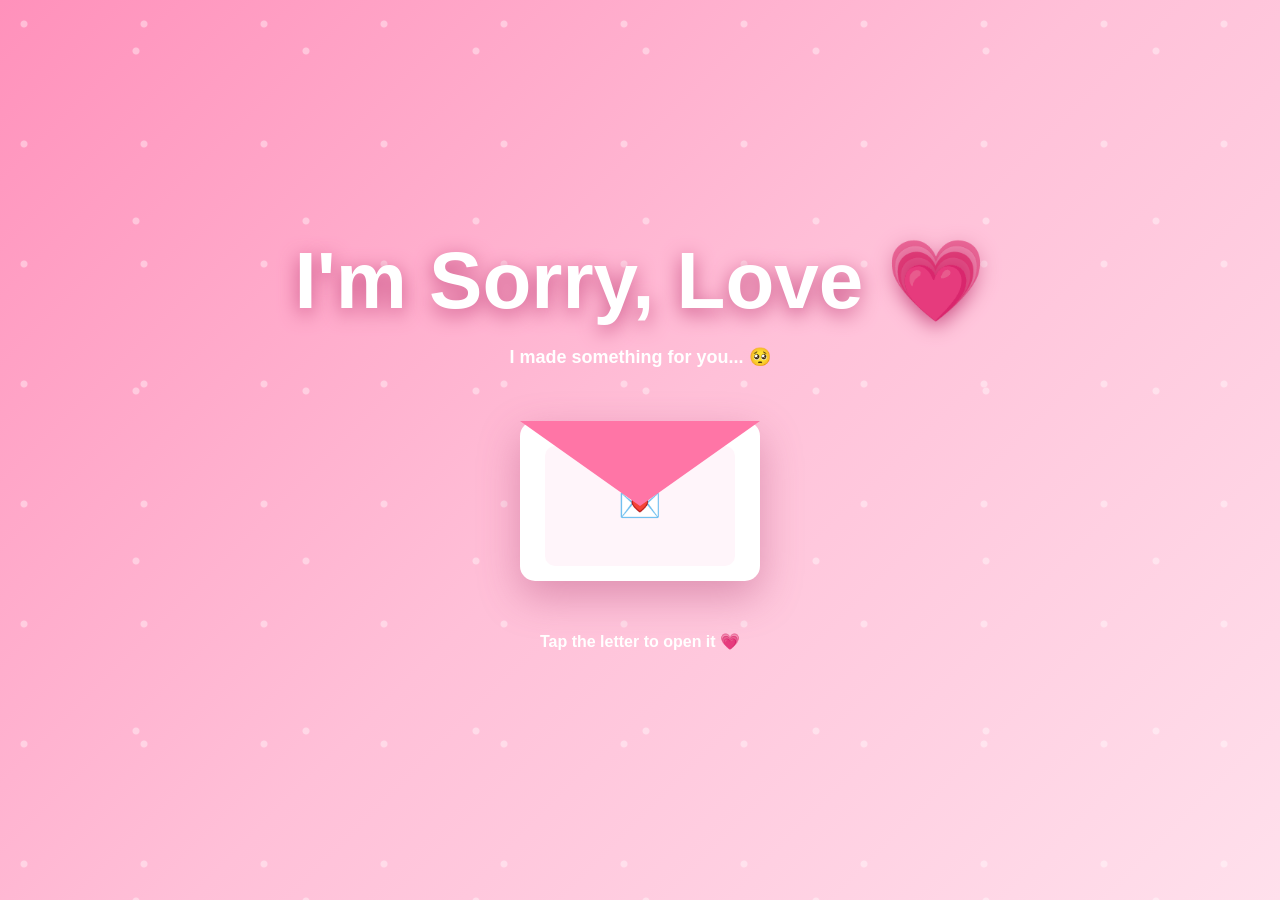
<file: index.html>
<!DOCTYPE html>
<html lang="en">
<head>
    <meta charset="UTF-8">
    <meta name="viewport" content="width=device-width, initial-scale=1.0">

    <title>For My Love 💗</title>

    <link rel="stylesheet" href="style.css">
</head>

<body>

    <!-- Floating hearts -->
    <div id="hearts"></div>

    <!-- ================= OPENING ================= -->

    <section id="opening" class="page">

        <h1>I'm Sorry, Love 💗</h1>

        <p class="subtitle">
            I made something for you... 🥺
        </p>

        <div id="envelope" class="envelope">

            <div class="flap"></div>

            <div class="letter-inside">
                💌
            </div>

        </div>

        <p class="tap-text">
            Tap the letter to open it 💗
        </p>

    </section>


    <!-- ================= LETTER ================= -->

    <section id="letter-page" class="page hidden">

        <div class="letter-card">

            <h2>My Letter For You 💕</h2>

            <p class="message">

Love,

I'm really sorry. :((

I know I've been busy with the app I've been making, and sometimes I get so focused on it that I forget that I also need to give time to the person who means so much to me.

I never wanted you to feel ignored or unimportant.

I'm sorry if I made you feel that way.

You deserve my time, my attention, and my effort too.

I know saying sorry doesn't instantly fix everything, but I really want you to know that I mean it.

I'll try harder to balance the things I'm doing with the time I spend with you.

Because you are important to me. 

I'm really, really sorry, love. 🥺

            </p>

            <button id="continue-btn">
                One more thing... 🥺
            </button>

        </div>

    </section>


    <!-- ================= FORGIVE ================= -->

    <section id="forgive-page" class="page hidden">

        <div class="choice-card">

            <h1>Will you forgive me? 🥺</h1>

            <div class="buttons">

                <button id="yes-btn" class="yes-btn">
                    YES 💗
                </button>

                <button id="no-btn" class="no-btn">
                    NO 😭
                </button>

            </div>

        </div>

    </section>


<!-- ================= NOM2 NAKO ================= -->

<section id="nom2-page" class="page hidden">

    <div class="choice-card">

        <div class="big-heart">
            💗
        </div>

        <h1>nom2 ko unya evening🥺</h1>

        <div class="buttons">

            <button id="nom2-yes-btn" class="yes-btn">
                YES 💗
            </button>

            <button id="nom2-no-btn" class="no-btn">
                NO 😭
            </button>

        </div>

    </div>

</section>


<!-- ================= FINAL ================= -->

<section id="final-page" class="page hidden">

    <div class="final-card">

        <div class="big-heart">
            💗
        </div>

        <h1>Thank you, love! 🥺💗</h1>

        <p>
            I LOVE YOUW:((. ❤️
        </p>

    </div>

</section>

    <script src="script.js"></script>

</body>
</html>
</file>
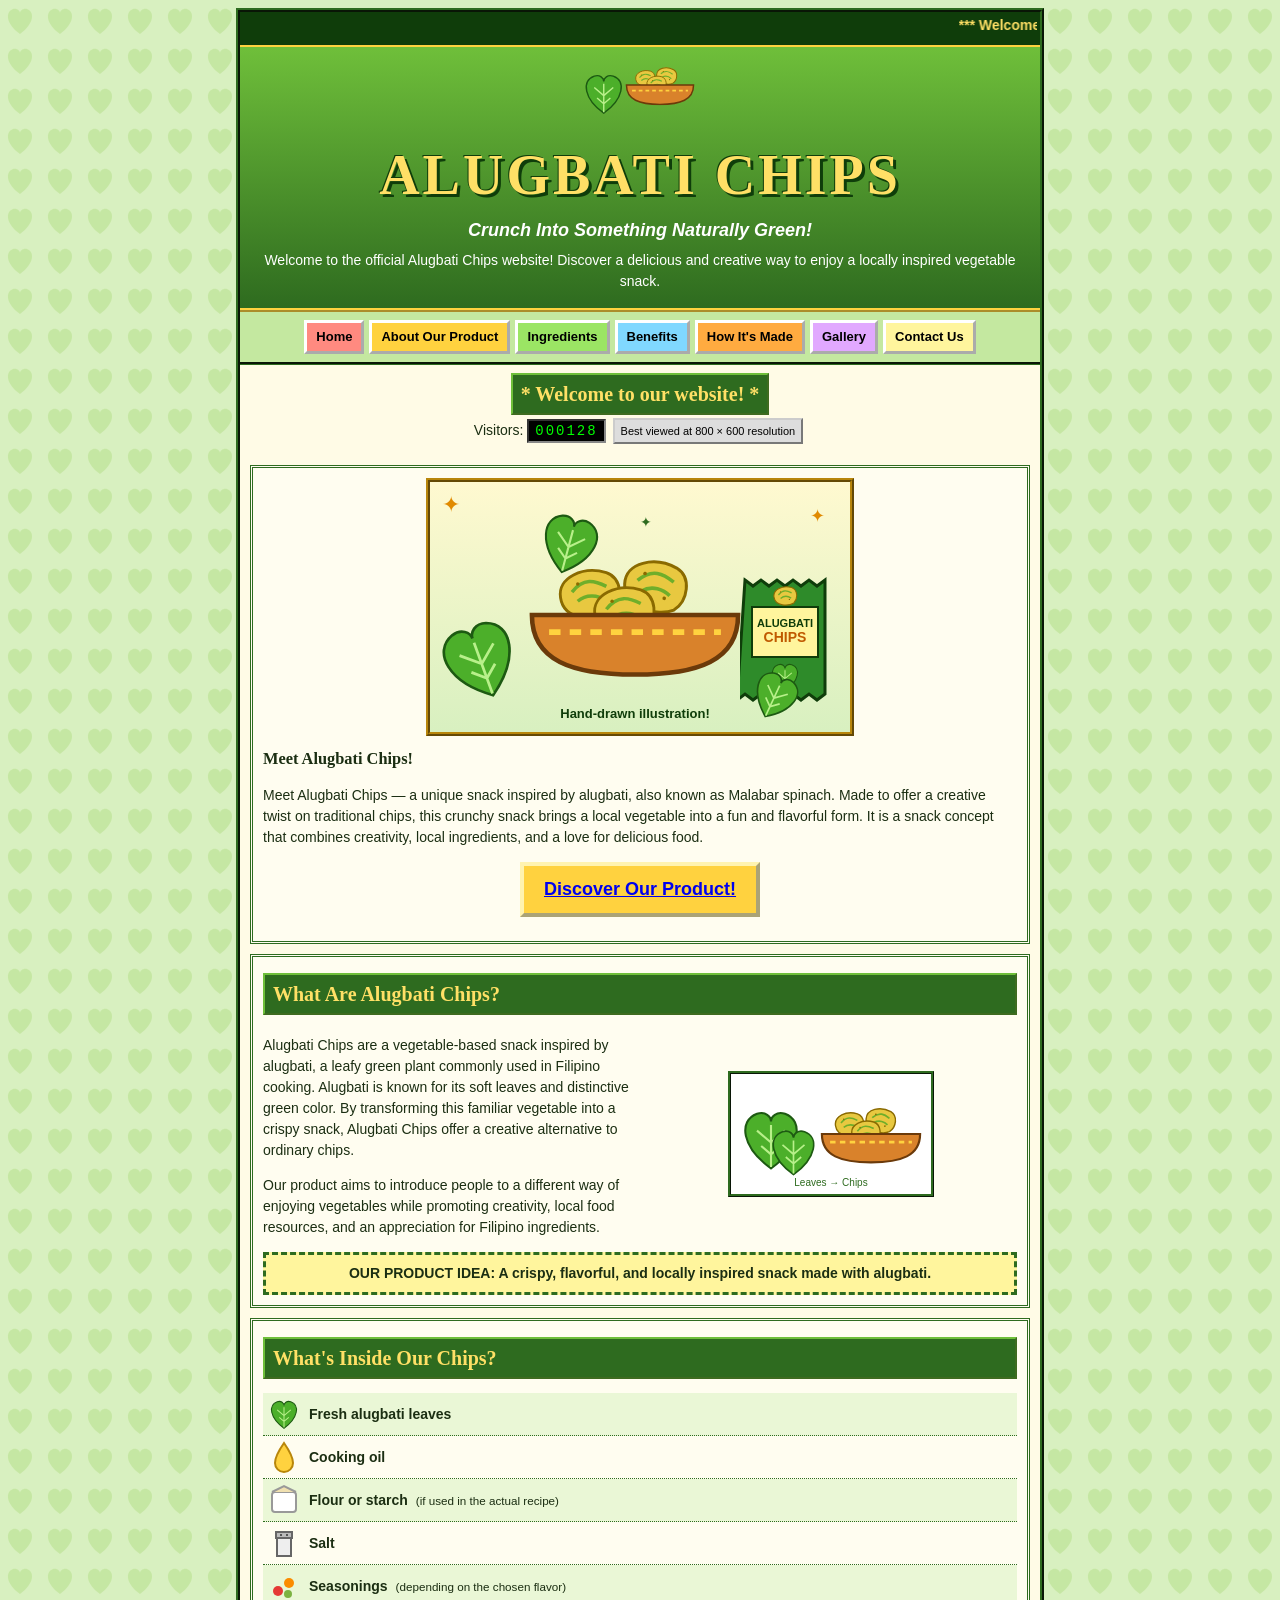
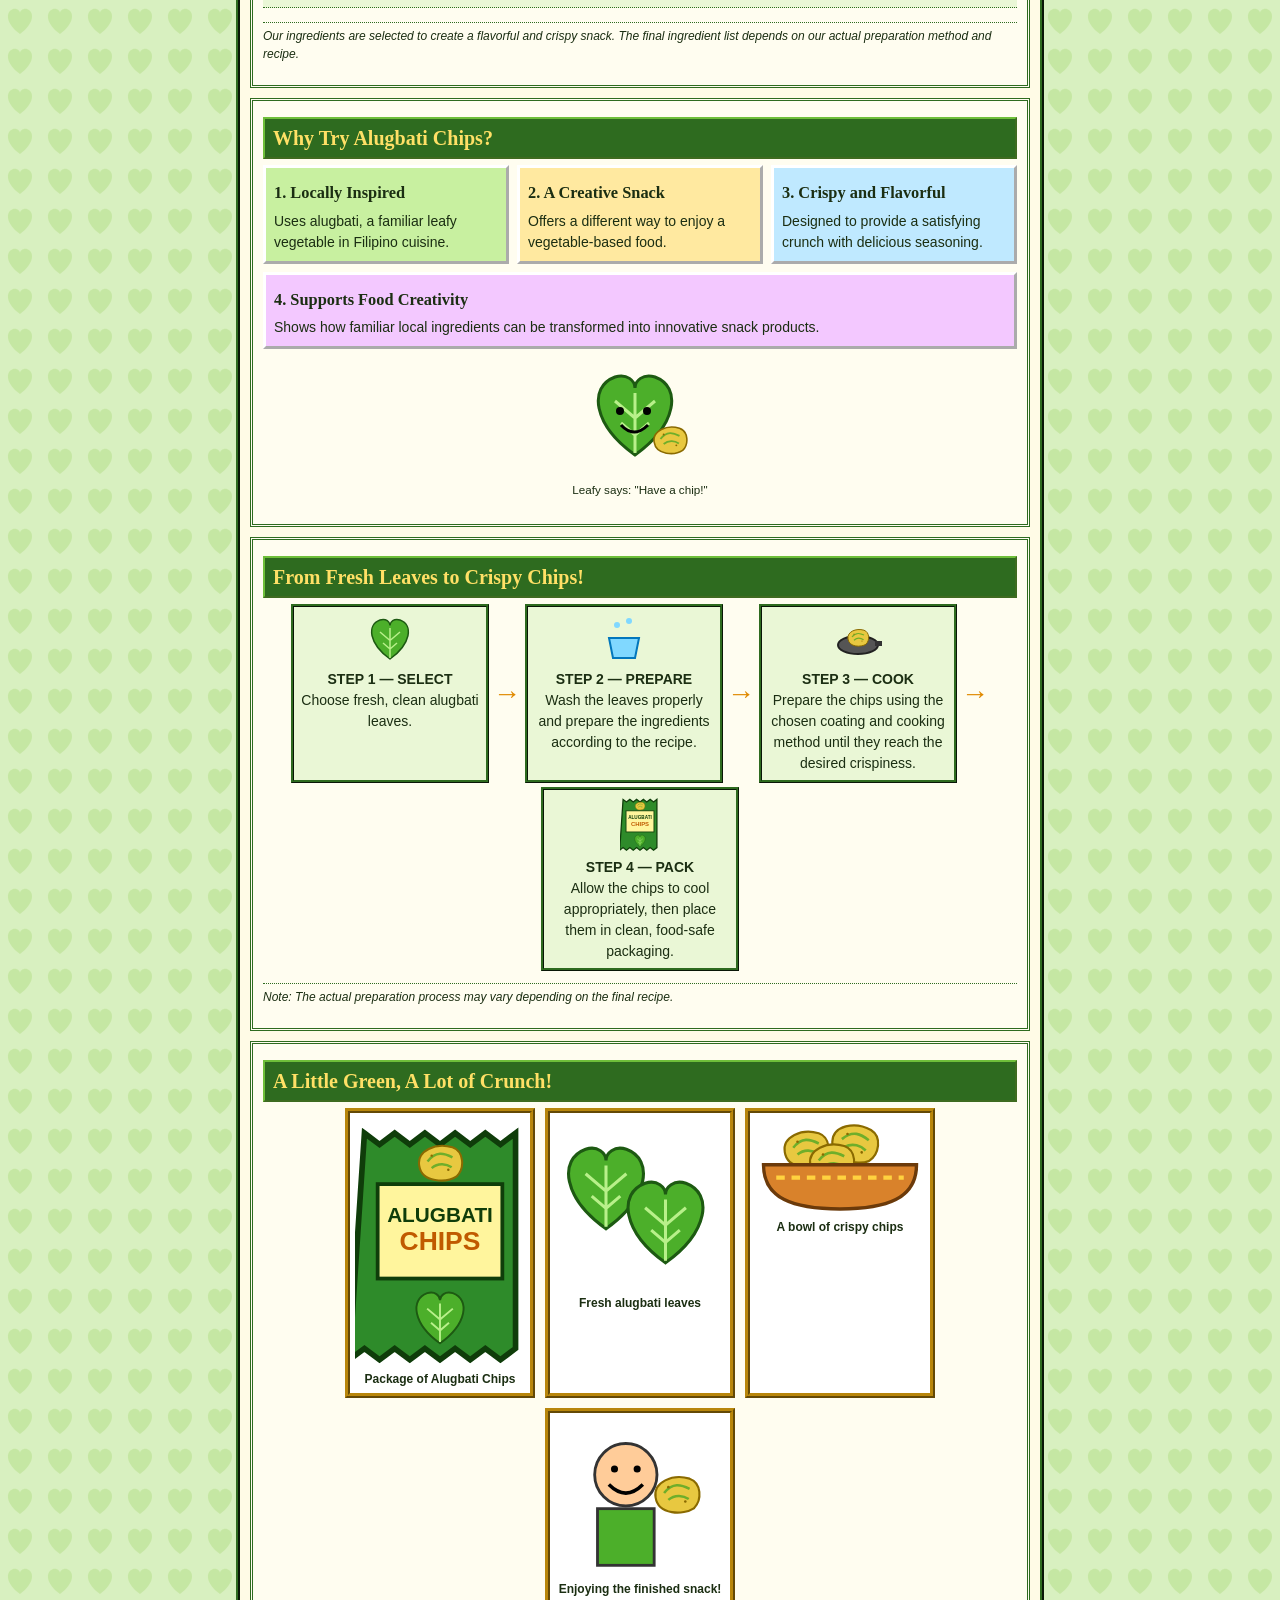
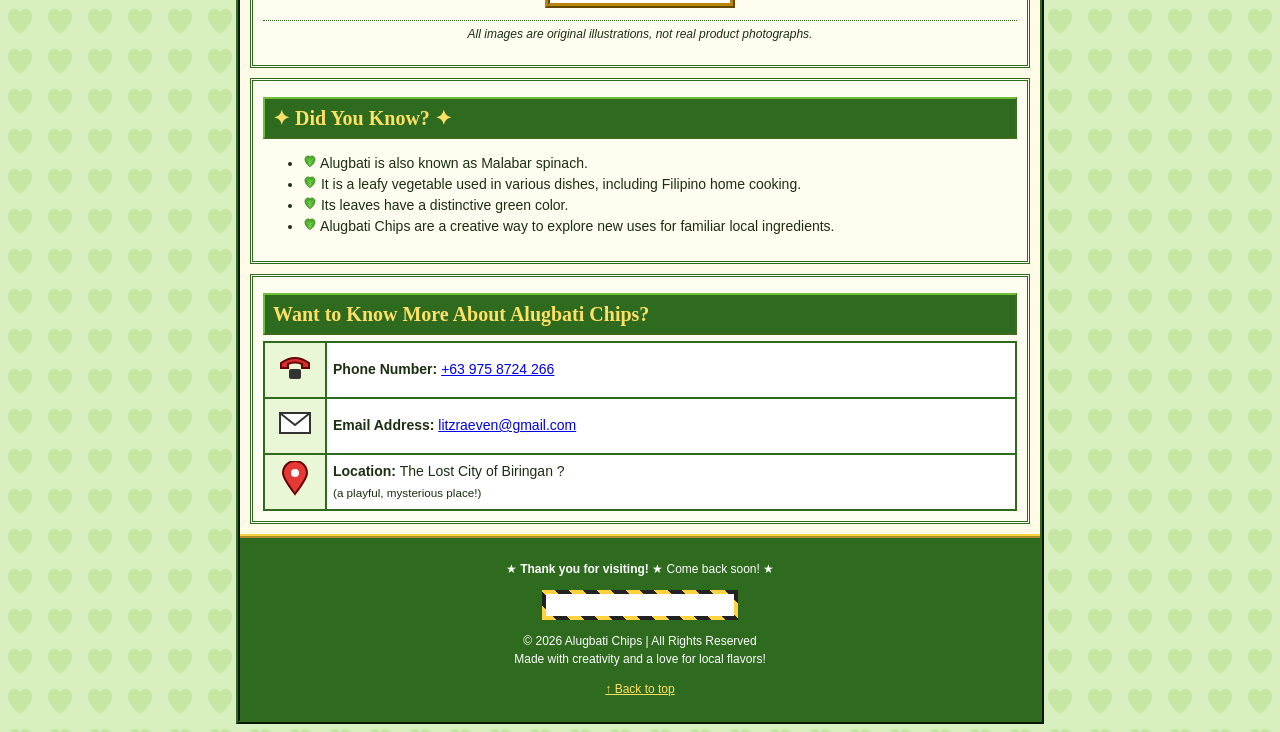
<file: Alugbati Chips - Web 1.0 Website.html>
<!DOCTYPE html>
<html lang="en">
<head>
<meta charset="utf-8">
<meta name="viewport" content="width=device-width, initial-scale=1">
<title>Alugbati Chips - Official Website</title>
<style>
body{margin:0;padding:8px;font-family:Verdana,Arial,sans-serif;font-size:14px;line-height:1.5;color:#1b2e12;
background-color:#d8f0c0;background-image:url("data:image/svg+xml,%3Csvg xmlns='http://www.w3.org/2000/svg' width='40' height='40'%3E%3Cpath d='M20 34C6 24 5 12 13 9c4-1 7 2 7 4 0-2 3-5 7-4 8 3 7 15-7 25z' fill='%23b6e08a' opacity='.55'/%3E%3C/svg%3E")}
a{color:#0000ee;text-decoration:underline}a:visited{color:#551a8b}
#wrap{max-width:800px;margin:0 auto;background:#fffbe6;border:4px ridge #2e6b1f}
.box{border:3px double #2e6b1f;margin:10px;padding:10px;background:#fffdf0}
h1,h2,h3{font-family:"Times New Roman",serif;margin:.3em 0}
h2{background:#2e6b1f;color:#ffe066;padding:4px 8px;border:2px outset #6fbf3a;font-size:20px}
header{text-align:center;padding:10px;background:linear-gradient(#6fbf3a,#2e6b1f);border-bottom:4px ridge #ffd23f}
header h1{font-size:clamp(30px,8vw,56px);letter-spacing:3px;color:#ffe066;text-shadow:3px 3px 0 #0f3d0a,-1px -1px 0 #0f3d0a;margin:0}
.tag{color:#fff;font-style:italic;font-size:18px;font-weight:bold}
.mq{background:#0f3d0a;color:#ffe066;font-weight:bold;padding:3px;border-bottom:2px solid #ffd23f}
nav{display:flex;flex-wrap:wrap;justify-content:center;gap:5px;padding:8px;background:#c4e8a0;border-bottom:3px groove #2e6b1f}
nav a{display:inline-block;padding:4px 9px;border:3px outset #fff;font-weight:bold;font-size:13px;text-decoration:none;color:#000}
nav a:nth-child(1){background:#ff8a80}nav a:nth-child(2){background:#ffd23f}nav a:nth-child(3){background:#9be564}
nav a:nth-child(4){background:#80d8ff}nav a:nth-child(5){background:#ffab40}nav a:nth-child(6){background:#e1a8ff}nav a:nth-child(7){background:#fff59d}
nav a:active{border-style:inset}
.row{display:flex;flex-wrap:wrap;gap:10px;align-items:center}.row>*{flex:1 1 220px}
.ctr{text-align:center}
.big{display:inline-block;padding:10px 20px;font-size:18px;font-weight:bold;background:#ffd23f;border:4px outset #fff3b0;color:#0000ee;cursor:pointer}
.big:active{border-style:inset}
.hl{background:#fff59d;border:3px dashed #2e6b1f;padding:8px;font-weight:bold;text-align:center}
.note{font-size:12px;font-style:italic;border-top:1px dotted #2e6b1f;padding-top:4px}
.grid{display:flex;flex-wrap:wrap;gap:8px}.grid>div{flex:1 1 170px;border:3px outset #fff;padding:8px}
.b1{background:#c8f0a0}.b2{background:#ffe9a0}.b3{background:#bfe9ff}.b4{background:#f3c8ff}
ul.ing{list-style:none;padding:0}ul.ing li{display:flex;align-items:center;gap:8px;padding:4px;border-bottom:1px dotted #2e6b1f}
ul.ing li:nth-child(odd){background:#eaf7d6}
.steps{display:flex;flex-wrap:wrap;align-items:stretch;justify-content:center;gap:4px}
.step{flex:1 1 150px;max-width:180px;border:3px ridge #2e6b1f;background:#eaf7d6;padding:6px;text-align:center}
.arr{align-self:center;font-size:28px;font-weight:bold;color:#e08a00}
.gal{display:flex;flex-wrap:wrap;gap:10px;justify-content:center}
.gal figure{margin:0;border:5px ridge #b8860b;background:#fff;padding:5px;width:170px;text-align:center}
.gal figcaption{font-size:12px;font-weight:bold}
.blink{animation:b 1s steps(2,start) infinite}@keyframes b{to{visibility:hidden}}
.bounce{display:inline-block;animation:j 1s steps(3) infinite}@keyframes j{50%{transform:translateY(-6px)}}
.spin{display:inline-block;animation:s 3s steps(8) infinite}@keyframes s{to{transform:rotate(360deg)}}
.counter{font-family:"Courier New",monospace;background:#000;color:#0f0;padding:2px 6px;border:2px inset #888;letter-spacing:2px}
.badge{display:inline-block;border:2px outset #ccc;background:#ddd;font-size:11px;padding:3px 6px;margin:3px;color:#000}
.uc{display:inline-block;background:repeating-linear-gradient(45deg,#ffd23f 0 10px,#222 10px 20px);padding:4px}
.uc span{display:block;background:#fff;padding:2px 8px;font-weight:bold;font-size:12px}
table.c{width:100%;border-collapse:collapse}table.c td{border:2px solid #2e6b1f;padding:6px;background:#fff}
table.c td:first-child{width:48px;text-align:center;background:#eaf7d6}
footer{text-align:center;background:#2e6b1f;color:#fff;padding:10px;border-top:4px ridge #ffd23f;font-size:12px}
footer a{color:#ffe066}
svg{max-width:100%;height:auto}
html{scroll-behavior:smooth;scroll-padding-top:6px}
</style>
</head>
<body>
<svg width="0" height="0" style="position:absolute"><defs>
<symbol id="leaf" viewBox="0 0 100 100"><path d="M50 92C8 62 3 24 30 14c12-4 20 4 20 11 0-7 8-15 20-11 27 10 22 48-20 78z" fill="#4caf2a" stroke="#1d5a12" stroke-width="3"/><path d="M50 90V30M50 55L30 38M50 55L70 38M50 72L36 60M50 72L64 60" stroke="#b8f08a" stroke-width="3" fill="none"/></symbol>
<symbol id="chip" viewBox="0 0 60 50"><path d="M5 30C2 12 25 2 45 8c14 5 15 25 5 35-12 8-42 8-45-13z" fill="#e8c840" stroke="#8a6a00" stroke-width="2.5"/><path d="M15 25C25 12 35 15 45 20M20 33C28 26 38 28 44 32" stroke="#6fae2a" stroke-width="3" fill="none"/><circle cx="20" cy="18" r="1.5" fill="#8a6a00"/><circle cx="40" cy="35" r="1.5" fill="#8a6a00"/></symbol>
<symbol id="bowl" viewBox="0 0 200 110"><use href="#chip" x="30" y="10" width="60" height="50"/><use href="#chip" x="85" y="2" width="65" height="52" transform="rotate(12 117 28)"/><use href="#chip" x="60" y="25" width="60" height="50"/><path d="M10 55h180c0 40-35 52-90 52S10 95 10 55z" fill="#d9822b" stroke="#6b3a0a" stroke-width="4"/><path d="M25 70h150" stroke="#ffd23f" stroke-width="5" stroke-dasharray="10 8"/></symbol>
<symbol id="pack" viewBox="0 0 90 130"><path d="M5 8l8 6 8-6 8 6 8-6 8 6 8-6 8 6 8-6 8 6 8-6v114l-8 6-8-6-8 6-8-6-8 6-8-6-8 6-8-6-8 6-8-6-8 6z" fill="#2e8b2a" stroke="#0f3d0a" stroke-width="3"/><rect x="12" y="35" width="66" height="50" fill="#fff59d" stroke="#0f3d0a" stroke-width="2"/><text x="45" y="55" font-size="11" font-weight="bold" text-anchor="middle" fill="#0f3d0a" font-family="Arial">ALUGBATI</text><text x="45" y="70" font-size="14" font-weight="bold" text-anchor="middle" fill="#c05a00" font-family="Arial">CHIPS</text><use href="#leaf" x="28" y="88" width="34" height="34"/><use href="#chip" x="25" y="12" width="40" height="22"/></symbol>
</defs></svg>

<div id="wrap">
<div class="mq"><marquee scrollamount="4">*** Welcome to our website! *** Crunch into something naturally green! *** Sign our guestbook (coming soon)! ***</marquee></div>
<header id="home">
<svg width="120" height="70" viewBox="0 0 240 110" aria-label="Alugbati Chips logo"><use href="#leaf" x="0" y="10" width="95" height="95"/><use href="#bowl" x="85" y="0" width="150" height="82"/></svg>
<h1>ALUGBATI CHIPS</h1>
<div class="tag">Crunch Into Something Naturally Green!</div>
<p style="color:#fff;margin:6px 0">Welcome to the official Alugbati Chips website! Discover a delicious and creative way to enjoy a locally inspired vegetable snack.</p>
</header>
<nav>
<a href="#home">Home</a><a href="#about">About Our Product</a><a href="#ingredients">Ingredients</a><a href="#benefits">Benefits</a><a href="#made">How It's Made</a><a href="#gallery">Gallery</a><a href="#contact">Contact Us</a>
</nav>

<div class="ctr" style="padding:8px">
<h2 style="display:inline-block;margin:0"><span class="blink">*</span> Welcome to our website! <span class="blink">*</span></h2><br>
Visitors: <span class="counter">000128</span>
<span class="badge">Best viewed at 800 &times; 600 resolution</span>
</div>

<div class="box">
<div class="ctr">
<svg width="420" viewBox="0 0 420 250" style="border:4px ridge #b8860b;background:linear-gradient(#fff9d0,#d8f0c0)" aria-label="Illustration: bowl of alugbati chips, fresh leaves and a package">
<g transform="rotate(-20 60 190)"><use href="#leaf" x="10" y="130" width="90" height="90"/></g>
<g transform="rotate(15 150 80)"><use href="#leaf" x="100" y="30" width="70" height="70"/></g>
<use href="#bowl" x="90" y="70" width="230" height="126"/>
<use href="#pack" x="310" y="90" width="90" height="130"/>
<g transform="rotate(25 355 210)"><use href="#leaf" x="320" y="190" width="55" height="55"/></g>
<text x="12" y="30" font-size="22" fill="#e08a00">&#10022;</text><text x="380" y="40" font-size="18" fill="#e08a00">&#10022;</text><text x="210" y="45" font-size="14" fill="#2e6b1f">&#10022;</text>
<text x="205" y="236" font-size="13" font-weight="bold" text-anchor="middle" fill="#0f3d0a" font-family="Comic Sans MS,Arial">Hand-drawn illustration!</text>
</svg>
</div>
<h3>Meet Alugbati Chips!</h3>
<p>Meet Alugbati Chips &mdash; a unique snack inspired by alugbati, also known as Malabar spinach. Made to offer a creative twist on traditional chips, this crunchy snack brings a local vegetable into a fun and flavorful form. It is a snack concept that combines creativity, local ingredients, and a love for delicious food.</p>
<p class="ctr"><a class="big" href="#about">Discover Our Product!</a></p>
</div>

<div class="box" id="about">
<h2>What Are Alugbati Chips?</h2>
<div class="row">
<div>
<p>Alugbati Chips are a vegetable-based snack inspired by alugbati, a leafy green plant commonly used in Filipino cooking. Alugbati is known for its soft leaves and distinctive green color. By transforming this familiar vegetable into a crispy snack, Alugbati Chips offer a creative alternative to ordinary chips.</p>
<p>Our product aims to introduce people to a different way of enjoying vegetables while promoting creativity, local food resources, and an appreciation for Filipino ingredients.</p>
</div>
<div class="ctr"><svg width="200" viewBox="0 0 200 120" style="border:3px ridge #2e6b1f;background:#fff"><use href="#leaf" x="5" y="30" width="70" height="70"/><use href="#leaf" x="35" y="50" width="55" height="55"/><use href="#bowl" x="85" y="30" width="110" height="60"/><text x="100" y="112" font-size="10" text-anchor="middle" fill="#2e6b1f">Leaves &rarr; Chips</text></svg></div>
</div>
<div class="hl">OUR PRODUCT IDEA: A crispy, flavorful, and locally inspired snack made with alugbati.</div>
</div>

<div class="box" id="ingredients">
<h2>What's Inside Our Chips?</h2>
<ul class="ing">
<li><svg width="34" height="34"><use href="#leaf" width="34" height="34"/></svg> <b>Fresh alugbati leaves</b></li>
<li><svg width="34" height="34" viewBox="0 0 34 34"><path d="M17 3C10 13 8 18 8 23a9 9 0 0018 0c0-5-2-10-9-20z" fill="#ffd23f" stroke="#b8860b" stroke-width="2"/></svg> <b>Cooking oil</b></li>
<li><svg width="34" height="34" viewBox="0 0 34 34"><rect x="5" y="9" width="24" height="20" rx="3" fill="#fff" stroke="#999" stroke-width="2"/><path d="M5 9l12-6 12 6" fill="#f0e0b0" stroke="#999" stroke-width="2"/></svg> <b>Flour or starch</b> <small>(if used in the actual recipe)</small></li>
<li><svg width="34" height="34" viewBox="0 0 34 34"><rect x="10" y="12" width="14" height="18" fill="#eee" stroke="#666" stroke-width="2"/><rect x="9" y="6" width="16" height="6" fill="#bbb" stroke="#666" stroke-width="2"/><circle cx="14" cy="9" r="1" fill="#333"/><circle cx="20" cy="9" r="1" fill="#333"/></svg> <b>Salt</b></li>
<li><svg width="34" height="34" viewBox="0 0 34 34"><circle cx="11" cy="22" r="5" fill="#e53935"/><circle cx="22" cy="14" r="5" fill="#fb8c00"/><circle cx="21" cy="25" r="4" fill="#7cb342"/></svg> <b>Seasonings</b> <small>(depending on the chosen flavor)</small></li>
</ul>
<p class="note">Our ingredients are selected to create a flavorful and crispy snack. The final ingredient list depends on our actual preparation method and recipe.</p>
</div>

<div class="box" id="benefits">
<h2>Why Try Alugbati Chips?</h2>
<div class="grid">
<div class="b1"><h3>1. Locally Inspired</h3>Uses alugbati, a familiar leafy vegetable in Filipino cuisine.</div>
<div class="b2"><h3>2. A Creative Snack</h3>Offers a different way to enjoy a vegetable-based food.</div>
<div class="b3"><h3>3. Crispy and Flavorful</h3>Designed to provide a satisfying crunch with delicious seasoning.</div>
<div class="b4"><h3>4. Supports Food Creativity</h3>Shows how familiar local ingredients can be transformed into innovative snack products.</div>
</div>
<p class="ctr"><svg width="110" viewBox="0 0 110 110"><use href="#leaf" width="100" height="100"/><circle cx="35" cy="48" r="4" fill="#000"/><circle cx="62" cy="48" r="4" fill="#000"/><path d="M36 62q13 14 27 0" stroke="#000" stroke-width="3" fill="none"/><use href="#chip" x="66" y="60" width="38" height="32"/></svg><br><small>Leafy says: "Have a chip!"</small></p>
</div>

<div class="box" id="made">
<h2>From Fresh Leaves to Crispy Chips!</h2>
<div class="steps">
<div class="step"><svg width="50" height="50"><use href="#leaf" width="50" height="50"/></svg><br><b>STEP 1 &mdash; SELECT</b><br>Choose fresh, clean alugbati leaves.</div>
<div class="arr">&rarr;</div>
<div class="step"><svg width="50" height="50" viewBox="0 0 50 50"><path d="M10 25h30l-4 20H14z" fill="#80d8ff" stroke="#0277bd" stroke-width="2"/><circle cx="18" cy="12" r="3" fill="#80d8ff"/><circle cx="30" cy="8" r="3" fill="#80d8ff"/></svg><br><b>STEP 2 &mdash; PREPARE</b><br>Wash the leaves properly and prepare the ingredients according to the recipe.</div>
<div class="arr">&rarr;</div>
<div class="step"><svg width="50" height="50" viewBox="0 0 50 50"><ellipse cx="25" cy="32" rx="20" ry="9" fill="#555" stroke="#222" stroke-width="2"/><rect x="42" y="28" width="7" height="5" fill="#333"/><use href="#chip" x="12" y="14" width="26" height="20"/></svg><br><b>STEP 3 &mdash; COOK</b><br>Prepare the chips using the chosen coating and cooking method until they reach the desired crispiness.</div>
<div class="arr">&rarr;</div>
<div class="step"><svg width="40" height="55"><use href="#pack" width="40" height="55"/></svg><br><b>STEP 4 &mdash; PACK</b><br>Allow the chips to cool appropriately, then place them in clean, food-safe packaging.</div>
</div>
<p class="note">Note: The actual preparation process may vary depending on the final recipe.</p>
</div>

<div class="box" id="gallery">
<h2>A Little Green, A Lot of Crunch!</h2>
<div class="gal">
<figure><svg viewBox="0 0 90 130" width="100%" height="120"><use href="#pack" width="90" height="130"/></svg><figcaption>Package of Alugbati Chips</figcaption></figure>
<figure><svg viewBox="0 0 100 100" width="100%" height="120"><use href="#leaf" x="0" y="10" width="60" height="60"/><use href="#leaf" x="35" y="30" width="60" height="60"/></svg><figcaption>Fresh alugbati leaves</figcaption></figure>
<figure><svg viewBox="0 0 200 110" width="100%" height="120"><use href="#bowl" width="200" height="110"/></svg><figcaption>A bowl of crispy chips</figcaption></figure>
<figure><svg viewBox="0 0 120 110" width="100%" height="120"><circle cx="50" cy="40" r="22" fill="#ffcc99" stroke="#333" stroke-width="2"/><circle cx="42" cy="36" r="2.5"/><circle cx="58" cy="36" r="2.5"/><path d="M38 47q12 12 24 0" stroke="#000" stroke-width="2.5" fill="none"/><rect x="30" y="64" width="40" height="40" fill="#4caf2a" stroke="#333" stroke-width="2"/><use href="#chip" x="68" y="38" width="36" height="30"/></svg><figcaption>Enjoying the finished snack!</figcaption></figure>
</div>
<p class="note ctr">All images are original illustrations, not real product photographs.</p>
</div>

<div class="box">
<h2><span class="spin">&#10022;</span> Did You Know? <span class="spin">&#10022;</span></h2>
<ul>
<li><svg width="14" height="14"><use href="#leaf" width="14" height="14"/></svg> Alugbati is also known as Malabar spinach.</li>
<li><svg width="14" height="14"><use href="#leaf" width="14" height="14"/></svg> It is a leafy vegetable used in various dishes, including Filipino home cooking.</li>
<li><svg width="14" height="14"><use href="#leaf" width="14" height="14"/></svg> Its leaves have a distinctive green color.</li>
<li><svg width="14" height="14"><use href="#leaf" width="14" height="14"/></svg> Alugbati Chips are a creative way to explore new uses for familiar local ingredients.</li>
</ul>
</div>

<div class="box" id="contact">
<h2>Want to Know More About Alugbati Chips?</h2>
<table class="c">
<tr><td><svg width="36" height="36" viewBox="0 0 36 36"><path d="M4 14q14-10 28 0v5h-7v-4q-7-3-14 0v4H4z" fill="#d32f2f" stroke="#600" stroke-width="2"/><rect x="12" y="20" width="12" height="10" rx="2" fill="#333"/></svg></td><td><b>Phone Number:</b> <a href="tel:+639758724266">+63 975 8724 266</a></td></tr>
<tr><td><svg width="36" height="36" viewBox="0 0 36 36"><rect x="3" y="8" width="30" height="20" fill="#fff" stroke="#333" stroke-width="2"/><path d="M3 8l15 12L33 8" fill="none" stroke="#333" stroke-width="2"/></svg></td><td><b>Email Address:</b> <a href="mailto:litzraeven@gmail.com">litzraeven@gmail.com</a></td></tr>
<tr><td><svg width="36" height="36" viewBox="0 0 36 36"><path d="M18 33C8 20 6 15 6 12a12 12 0 0124 0c0 3-2 8-12 21z" fill="#e53935" stroke="#600" stroke-width="2"/><circle cx="18" cy="12" r="4" fill="#fff"/></svg></td><td><b>Location:</b> The Lost City of Biringan <span class="blink">?</span><br><small>(a playful, mysterious place!)</small></td></tr>
</table>
</div>

<footer>
<p><span class="bounce">&#9733;</span> <b>Thank you for visiting!</b> <span class="bounce">&#9733;</span> Come back soon! <span class="bounce">&#9733;</span></p>
<div class="uc"><span>&#9888; UNDER CONSTRUCTION &#9888;</span></div>
<p>&copy; 2026 Alugbati Chips | All Rights Reserved<br>Made with creativity and a love for local flavors!</p>
<p><a href="#home">&uarr; Back to top</a></p>
</footer>
</div>
</body>
</html>
</file>
<file: style.css>
* {
    box-sizing: border-box;
}

html {
    scroll-behavior: smooth;
}

body {
    margin: 0;
    min-height: 100vh;

    font-family: Arial, sans-serif;

    background:
        radial-gradient(circle at 20% 20%, #ffffff66 0 3px, transparent 4px),
        radial-gradient(circle at 80% 30%, #ffffff66 0 3px, transparent 4px),
        linear-gradient(
            135deg,
            #ff91bb,
            #ffc0d8,
            #ffe0ec
        );

    background-size:
        120px 120px,
        170px 170px,
        cover;

    color: #7b3153;

    overflow-x: hidden;
}


/* ================= PAGE ================= */

.page {
    min-height: 100vh;

    display: flex;

    flex-direction: column;

    justify-content: center;

    align-items: center;

    text-align: center;

    padding: 30px 20px;
}


/* ================= OPENING ================= */

#opening h1 {
    margin: 0;

    color: white;

    font-size: clamp(45px, 11vw, 80px);

    text-shadow:
        0 5px 20px #c84e82;

    animation: heartbeat 2s infinite;
}

.subtitle {
    color: white;

    font-size: 18px;

    font-weight: bold;
}

.tap-text {
    color: white;

    font-weight: bold;

    animation: blink 1.5s infinite;
}


/* ================= ENVELOPE ================= */

.envelope {
    width: 240px;

    height: 160px;

    background: #fff;

    border-radius: 15px;

    position: relative;

    margin: 35px 0;

    cursor: pointer;

    box-shadow:
        0 15px 40px #a9407066;

    transition: transform .4s;
}

.envelope:hover {
    transform: scale(1.06);
}


/* ================= FLAP ================= */

.flap {
    position: absolute;

    top: 0;
    left: 0;

    width: 0;
    height: 0;

    border-left: 120px solid transparent;
    border-right: 120px solid transparent;

    border-top: 85px solid #ff75a6;

    transform-origin: top;

    transition: transform .6s;

    z-index: 3;

    pointer-events: none;
}

.envelope.open .flap {
    transform: rotateX(180deg);
}


/* ================= LETTER INSIDE ================= */

.letter-inside {
    position: absolute;

    left: 25px;
    top: 25px;

    width: 190px;
    height: 120px;

    background: #fff5fa;

    border-radius: 10px;

    display: flex;

    justify-content: center;

    align-items: center;

    font-size: 35px;

    transition: transform .6s;

    z-index: 2;

    cursor: pointer;
}

.envelope.open .letter-inside {
    transform:
        translateY(-105px)
        scale(1.05);
}


/* ================= HIDDEN ================= */

.hidden {
    display: none !important;
}


/* ================= LETTER ================= */

#letter-page {
    min-height: 100vh;
}


/* IMPORTANT:
   Letter appears immediately.
*/

.letter-card {
    width: min(700px, 95%);

    background: #fffafa;

    border: 4px solid #ffc0d8;

    border-radius: 28px;

    padding: 30px;

    box-shadow:
        0 20px 50px #a8467060;

    /* NO DELAY */
    animation: none;
}


.letter-card h2 {
    color: #d84f86;

    font-size: 32px;
}


.message {
    text-align: left;

    font-size: 17px;

    line-height: 1.8;

    white-space: pre-line;
}


#continue-btn {
    border: none;

    background: #ff70a5;

    color: white;

    font-weight: bold;

    font-size: 17px;

    padding: 15px 25px;

    border-radius: 30px;

    cursor: pointer;

    box-shadow:
        0 8px 20px #a8467060;

    transition: transform .25s;
}

#continue-btn:hover {
    transform: scale(1.05);
}


/* ================= FORGIVE ================= */

.choice-card {
    width: min(600px, 95%);

    background: #fffafa;

    border-radius: 30px;

    padding: 40px 25px;

    box-shadow:
        0 20px 50px #a8467060;

    animation: pop .8s ease;
}


.choice-card h1 {
    color: #d24d7e;

    font-size: clamp(30px, 8vw, 48px);
}


.buttons {
    position: relative;

    display: flex;

    justify-content: center;

    align-items: center;

    gap: 15px;

    margin-top: 30px;

    min-height: 80px;
}


.buttons button {
    min-width: 120px;

    padding: 15px 25px;

    border-radius: 30px;

    font-size: 17px;

    font-weight: bold;

    cursor: pointer;

    transition: transform .25s;
}


.yes-btn {
    border: none;

    background: #ff6fa4;

    color: white;

    box-shadow:
        0 8px 20px #a8467060;
}


.no-btn {
    background: white;

    color: #d24d7e;

    border: 2px solid #ff9fbe;

    position: relative;
}


/* ================= FINAL ================= */

.final-card {
    background: #fffafa;

    width: min(600px, 95%);

    padding: 45px 25px;

    border-radius: 30px;

    box-shadow:
        0 20px 50px #a8467060;

    animation: pop .8s ease;
}


.final-card h1 {
    color: #d24d7e;

    font-size: clamp(45px, 12vw, 80px);

    margin: 10px 0;
}


.big-heart {
    font-size: 75px;

    animation: heartbeat 1s infinite;
}


/* ================= FLOATING HEARTS ================= */

.heart {
    position: fixed;

    bottom: -40px;

    pointer-events: none;

    z-index: 100;

    animation:
        floatUp linear forwards;
}


@keyframes floatUp {

    0% {
        transform:
            translateY(0)
            scale(.7)
            rotate(0deg);

        opacity: 0;
    }

    20% {
        opacity: 1;
    }

    100% {
        transform:
            translateY(-110vh)
            scale(1.3)
            rotate(25deg);

        opacity: 0;
    }
}


/* ================= ANIMATIONS ================= */

@keyframes heartbeat {

    0%, 100% {
        transform: scale(1);
    }

    50% {
        transform: scale(1.06);
    }
}


@keyframes blink {

    50% {
        opacity: .45;
    }
}


@keyframes pop {

    from {
        opacity: 0;

        transform: scale(.5);
    }

    to {
        opacity: 1;

        transform: scale(1);
    }
}


/* ================= MOBILE ================= */

@media(max-width: 500px) {

    .envelope {
        width: 220px;
        height: 145px;
    }

    .flap {
        border-left-width: 110px;
        border-right-width: 110px;
    }

    .letter-inside {
        width: 175px;
        height: 110px;
    }

    .letter-card {
        padding: 22px;
    }

    .message {
        font-size: 16px;
    }

    .buttons {
        gap: 8px;
    }

    .buttons button {
        min-width: 105px;

        padding: 13px 18px;
    }
}
</file>
